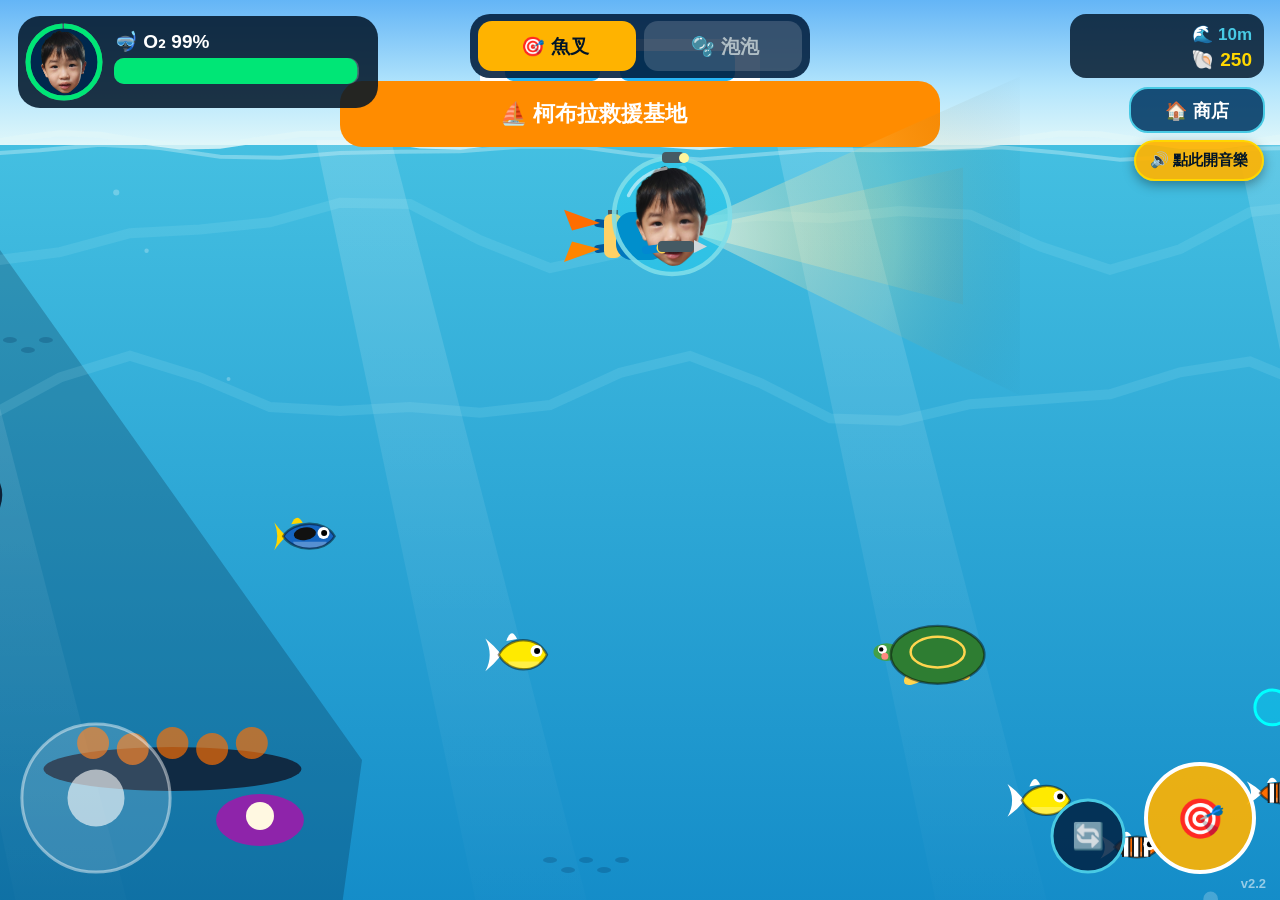
<file: index.html>
<!DOCTYPE html>
<html lang="zh-Hant">
<head>
  <meta charset="UTF-8" />
  <meta name="viewport" content="width=device-width, initial-scale=1.0, maximum-scale=1.0, user-scalable=no, viewport-fit=cover" />
  <meta name="mobile-web-app-capable" content="yes" />
  <meta name="theme-color" content="#001529" />
  <title>🦈 小戴夫水下大冒險 - Kid Dive Game</title>
  <link rel="stylesheet" href="./style.css" />
</head>
<body>
  <!-- Top Navigation Bar (hidden during active Dive mode for full screen, shown in Shop/Theater/Aquarium) -->
  <nav id="top-nav-bar" class="hidden">
    <div class="nav-buttons">
      <button class="nav-btn active" data-mode="GAME">🤿 潛水冒險</button>
      <button class="nav-btn" data-mode="SHOP">🛒 裝備商店</button>
      <button class="nav-btn" data-mode="THEATER">🎵 海洋音樂廳</button>
      <button class="nav-btn" data-mode="AQUARIUM">🐠 快樂水族箱</button>
      <button id="btn-mute" class="nav-btn">🔊 音效</button>
      <button id="btn-reset" class="nav-btn danger">🔒 重設</button>
    </div>
    <div id="nav-coins" class="coins-pill">🐚 250</div>
  </nav>

  <!-- Main Content Stage -->
  <main id="stage">
    <canvas id="dive-canvas"></canvas>
    <button id="dive-audio-btn" class="dive-audio-btn" title="音樂開關">🔊 開啟音樂</button>
    <div id="shop-view" class="panel-view hidden"></div>
    <div id="theater-view" class="panel-view hidden"></div>
    <canvas id="aquarium-canvas" class="hidden"></canvas>
  </main>

  <!-- Parental Math Gate Modal -->
  <div id="reset-modal" class="modal hidden">
    <div class="modal-card">
      <h2 id="reset-title">🔒 家長確認</h2>
      <div id="reset-options" class="math-options"></div>
      <button id="reset-cancel" class="cancel-btn">✅ 繼續冒險 / 取消</button>
    </div>
  </div>

  <script type="module" src="./js/main.js"></script>
</body>
</html>
</file>
<file: style.css>
:root {
  --bg-deep: #001529;
  --bg-nav: #002244;
  --accent: #00e5ff;
  --gold: #ffd700;
  --green: #00e676;
  --danger: #ff5252;
}

* {
  box-sizing: border-box;
  user-select: none;
  -webkit-user-select: none;
  -webkit-touch-callout: none;
}

html, body {
  margin: 0;
  padding: 0;
  width: 100%;
  height: 100%;
  overflow: hidden;
  background: var(--bg-deep);
  color: #fff;
  font-family: 'PingFang TC', 'Microsoft JhengHei', 'Noto Sans TC', sans-serif;
  touch-action: none;
}

body {
  display: flex;
  flex-direction: column;
}

.hidden {
  display: none !important;
}

/* Top Nav */
#top-nav-bar {
  display: flex;
  align-items: center;
  justify-content: space-between;
  flex-wrap: wrap;
  gap: 8px;
  padding: 10px 16px;
  background: var(--bg-nav);
  border-bottom: 2px solid rgba(72, 202, 228, 0.35);
  z-index: 20;
}

.nav-buttons {
  display: flex;
  flex-wrap: wrap;
  gap: 8px;
}

.nav-btn {
  border: 2px solid rgba(255, 255, 255, 0.2);
  background: rgba(0, 56, 101, 0.85);
  color: #fff;
  font-size: 1rem;
  font-weight: 800;
  padding: 8px 14px;
  border-radius: 999px;
  cursor: pointer;
  transition: transform 0.14s ease, border-color 0.14s ease;
}

.nav-btn:hover, .nav-btn:focus-visible, .nav-btn.active {
  border-color: var(--gold);
  background: #0277bd;
  transform: scale(1.04);
  outline: none;
}

.nav-btn.danger {
  color: #ffcdd2;
  background: rgba(183, 28, 28, 0.45);
}

.coins-pill {
  font-size: 1.25rem;
  font-weight: 900;
  color: var(--gold);
  background: rgba(0, 0, 0, 0.35);
  padding: 6px 16px;
  border-radius: 999px;
  border: 2px solid rgba(255, 215, 0, 0.4);
}

/* Main Stage */
#stage {
  position: relative;
  flex: 1;
  width: 100%;
  height: 100%;
  overflow: hidden;
}

#dive-canvas, #aquarium-canvas {
  width: 100%;
  height: 100%;
  display: block;
}

.dive-audio-btn {
  position: absolute;
  top: 140px;
  right: 16px;
  z-index: 15;
  border: 2px solid #48cae4;
  background: rgba(0, 40, 77, 0.9);
  color: #fff;
  font-size: 0.95rem;
  font-weight: 800;
  padding: 8px 14px;
  border-radius: 999px;
  cursor: pointer;
  box-shadow: 0 4px 12px rgba(0, 0, 0, 0.35);
}

.dive-audio-btn.waiting {
  border-color: var(--gold);
  background: rgba(255, 179, 0, 0.92);
  color: #001428;
  animation: pulseInvite 1.1s infinite ease-in-out;
}

.panel-view {
  width: 100%;
  height: 100%;
  overflow-y: auto;
  -webkit-overflow-scrolling: touch;
  padding: 20px;
  display: flex;
  flex-direction: column;
  align-items: center;
  gap: 18px;
}

/* Shop */
.shop-header {
  width: 100%;
  max-width: 1120px;
  display: flex;
  align-items: center;
  justify-content: space-between;
  flex-wrap: wrap;
  gap: 12px;
}

.shop-coins {
  font-size: 1.7rem;
  font-weight: 900;
  color: var(--gold);
  background: rgba(0, 0, 0, 0.38);
  padding: 8px 22px;
  border-radius: 999px;
}

.trophy-bar {
  font-size: 1.25rem;
  font-weight: 800;
  color: #80d8ff;
}

.card-grid {
  width: 100%;
  max-width: 1120px;
  display: grid;
  grid-template-columns: repeat(auto-fit, minmax(210px, 1fr));
  gap: 16px;
}

.gear-card {
  background: linear-gradient(160deg, #00305a 0%, #001a33 100%);
  border: 3px solid rgba(72, 202, 228, 0.45);
  border-radius: 24px;
  padding: 20px 16px;
  display: flex;
  flex-direction: column;
  align-items: center;
  gap: 10px;
  cursor: pointer;
  transition: transform 0.16s ease, border-color 0.16s ease;
}

.gear-card:hover, .gear-card:focus-visible {
  transform: scale(1.04);
  border-color: var(--gold);
  outline: none;
}

.gear-icon {
  font-size: 3.8rem;
  line-height: 1;
}

.gear-title {
  font-size: 1.3rem;
  font-weight: 900;
}

.gear-stars {
  font-size: 1.15rem;
  color: var(--gold);
  letter-spacing: 2px;
}

.gear-challenge {
  font-size: 1rem;
  font-weight: 800;
  min-height: 24px;
}

.price-badge {
  font-size: 1.15rem;
  font-weight: 900;
  padding: 10px 22px;
  border-radius: 999px;
  background: linear-gradient(135deg, #00b8d4, #0288d1);
  color: #fff;
}

.price-badge.locked {
  background: rgba(55, 71, 79, 0.7);
  color: #b0bec5;
}

.price-badge.max {
  background: rgba(255, 215, 0, 0.25);
  color: var(--gold);
}

@keyframes pulseInvite {
  0%, 100% { transform: scale(1); }
  50% { transform: scale(1.09); }
}

.price-badge.pulse {
  animation: pulseInvite 1.1s infinite ease-in-out;
}

@keyframes shakeReject {
  0%, 100% { transform: translateX(0); }
  20% { transform: translateX(-14px); }
  40% { transform: translateX(14px); }
  60% { transform: translateX(-10px); }
  80% { transform: translateX(10px); }
}

.shake {
  animation: shakeReject 0.36s ease;
}

.dive-go-btn {
  margin-top: 6px;
  font-size: 1.6rem;
  font-weight: 900;
  padding: 14px 44px;
  border-radius: 999px;
  border: 4px solid #fff;
  background: linear-gradient(135deg, #00e676, #00b0ff);
  color: #001428;
  cursor: pointer;
  box-shadow: 0 8px 24px rgba(0, 229, 255, 0.35);
  transition: transform 0.14s ease;
}

.dive-go-btn:active {
  transform: scale(0.95);
}

/* Theater */
.theater-title {
  font-size: 1.7rem;
  font-weight: 900;
  color: #ffd166;
  margin: 0;
}

.song-card {
  background: linear-gradient(160deg, #00305a 0%, #001a33 100%);
  border: 3px solid rgba(72, 202, 228, 0.45);
  border-radius: 24px;
  padding: 18px;
  display: flex;
  flex-direction: column;
  align-items: center;
  gap: 10px;
  cursor: pointer;
  transition: transform 0.16s ease;
}

.song-card:hover {
  transform: scale(1.06);
  border-color: var(--gold);
}

.song-emoji {
  width: 88px;
  height: 88px;
  border-radius: 20px;
  display: flex;
  align-items: center;
  justify-content: center;
  font-size: 3rem;
}

.song-name {
  font-size: 1.05rem;
  font-weight: 800;
  color: #cfd8dc;
}

.song-badge {
  font-size: 1.35rem;
  padding: 6px 26px;
  border-radius: 999px;
  background: #0288d1;
}

.song-badge.playing {
  background: #00c853;
  animation: pulseInvite 1s infinite ease-in-out;
}

.theater-stage {
  width: 100%;
  max-width: 1120px;
  min-height: 190px;
  flex: 1;
  background: rgba(0, 40, 77, 0.6);
  border-radius: 24px;
  padding: 14px;
  display: flex;
  flex-direction: column;
  align-items: center;
}

.now-playing {
  font-size: 1.5rem;
  font-weight: 900;
  color: #48cae4;
}

#stage-canvas {
  width: 100%;
  flex: 1;
  min-height: 130px;
}

/* Parental Modal */
.modal {
  position: fixed;
  inset: 0;
  background: rgba(0, 10, 20, 0.78);
  display: flex;
  align-items: center;
  justify-content: center;
  z-index: 50;
  padding: 20px;
}

.modal-card {
  background: #00284d;
  border: 3px solid var(--accent);
  border-radius: 24px;
  padding: 24px 28px;
  text-align: center;
  max-width: 420px;
  width: 100%;
}

.math-options {
  display: flex;
  justify-content: center;
  gap: 14px;
  margin: 18px 0;
}

.math-btn {
  font-size: 1.5rem;
  font-weight: 900;
  padding: 12px 24px;
  border-radius: 16px;
  border: 2px solid #fff;
  background: #0277bd;
  color: #fff;
  cursor: pointer;
}

.cancel-btn {
  font-size: 1.15rem;
  font-weight: 800;
  padding: 10px 24px;
  border-radius: 999px;
  border: none;
  background: #00c853;
  color: #001428;
  cursor: pointer;
}

@media (max-width: 600px) {
  .panel-view {
    padding: 12px;
  }
  .card-grid {
    grid-template-columns: repeat(2, 1fr);
    gap: 10px;
  }
  .gear-icon {
    font-size: 2.8rem;
  }
}
</file>
